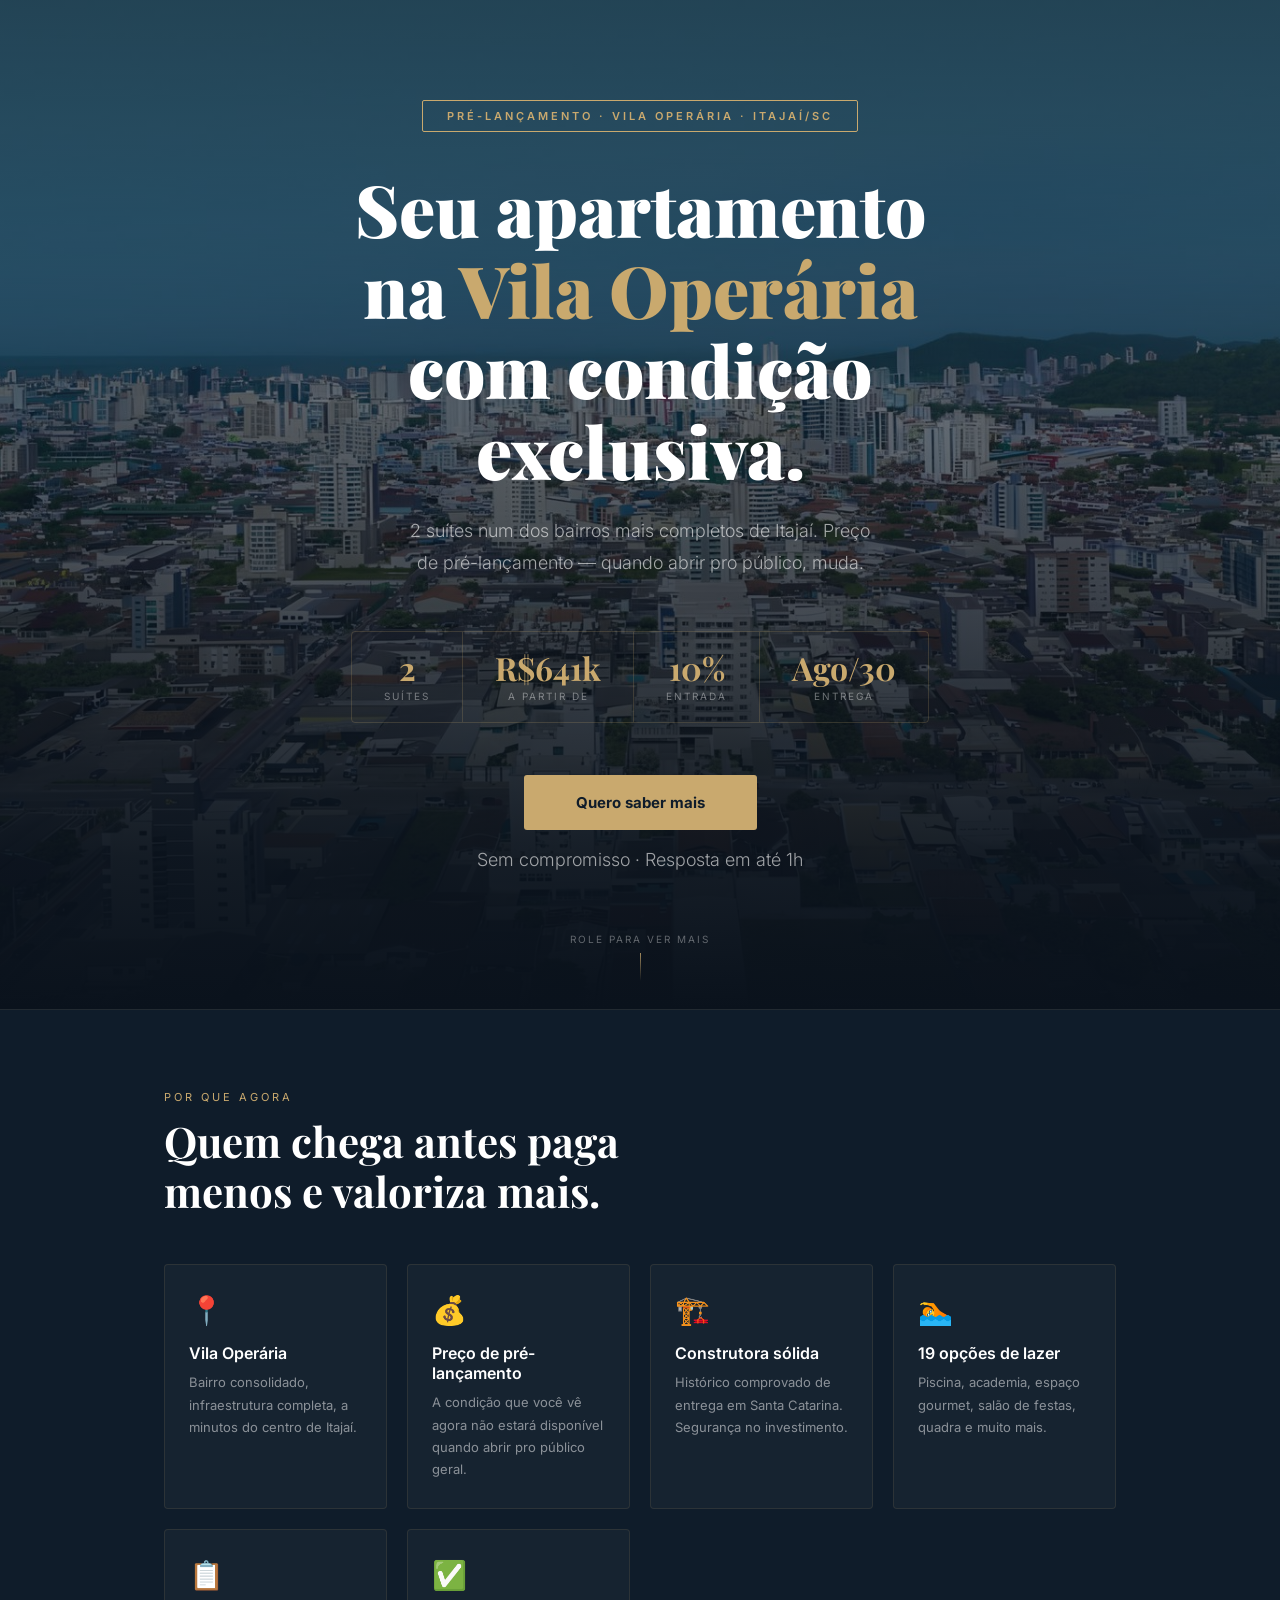
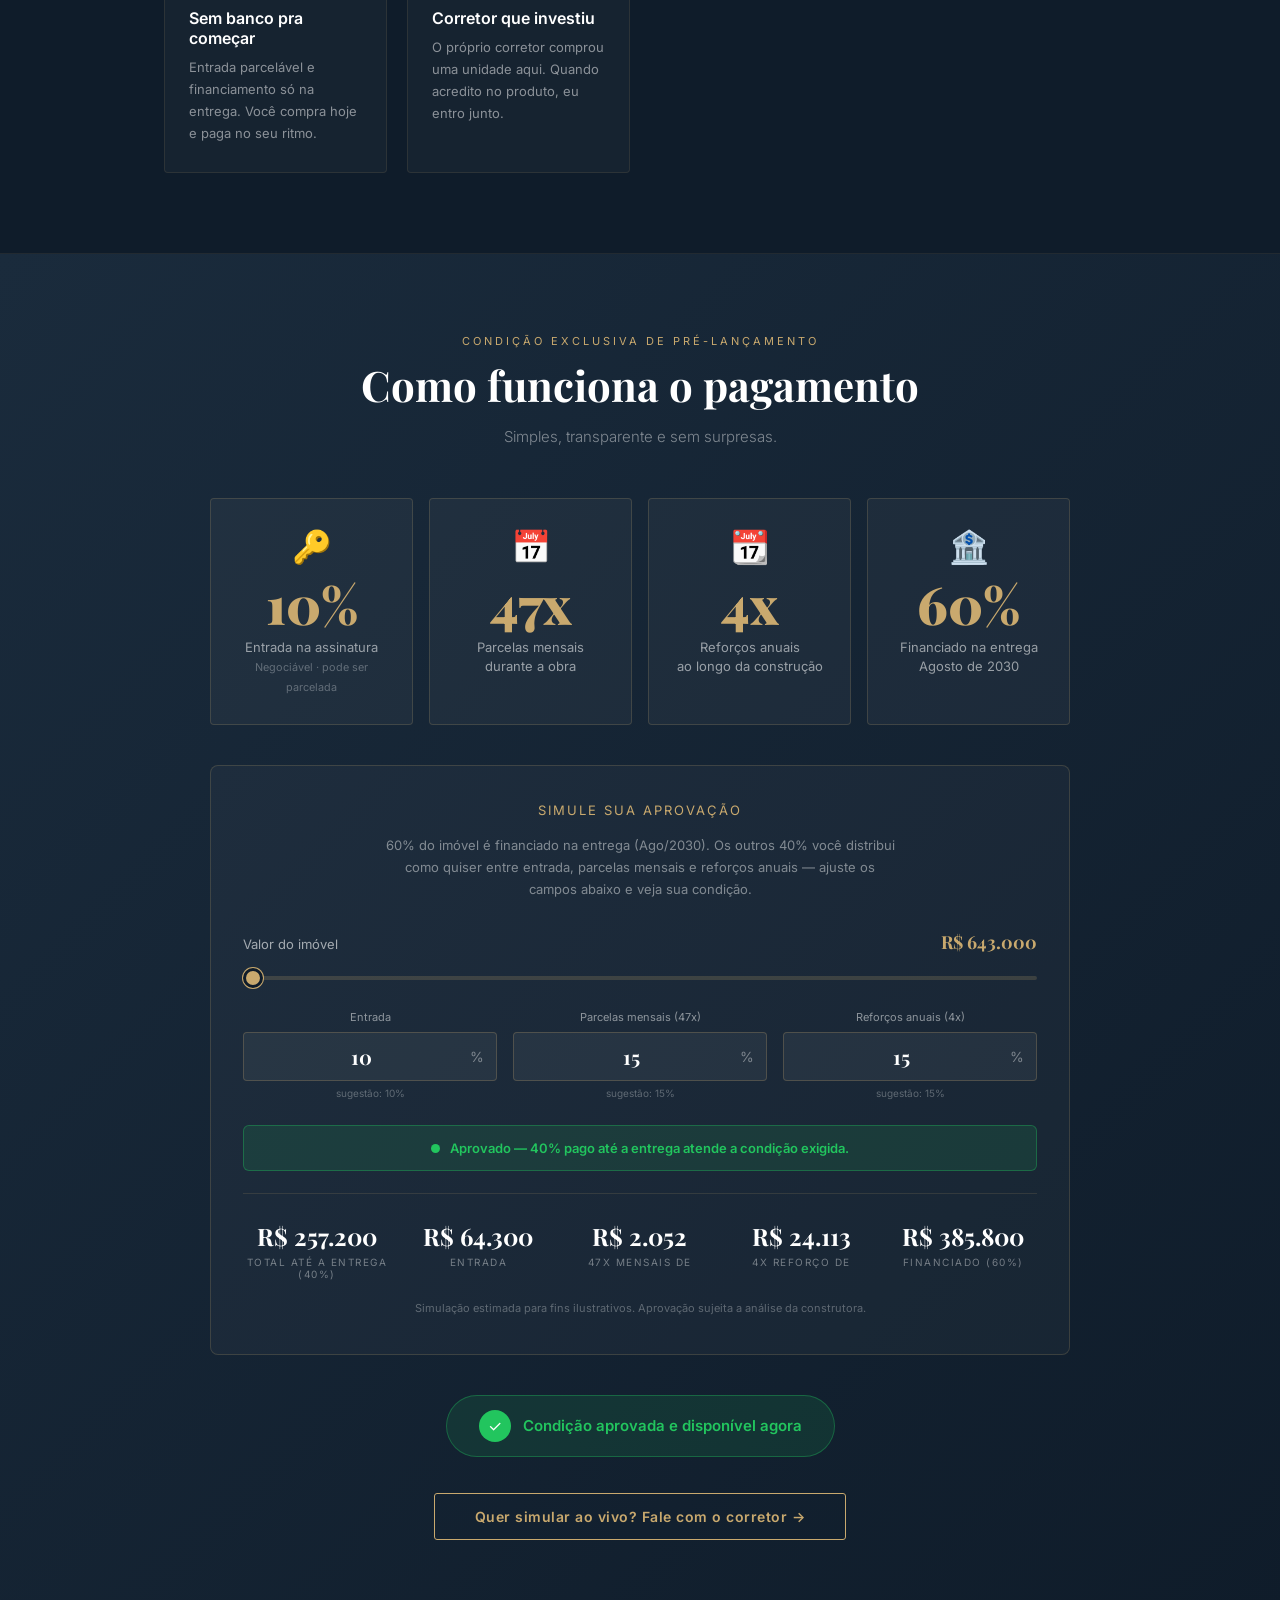
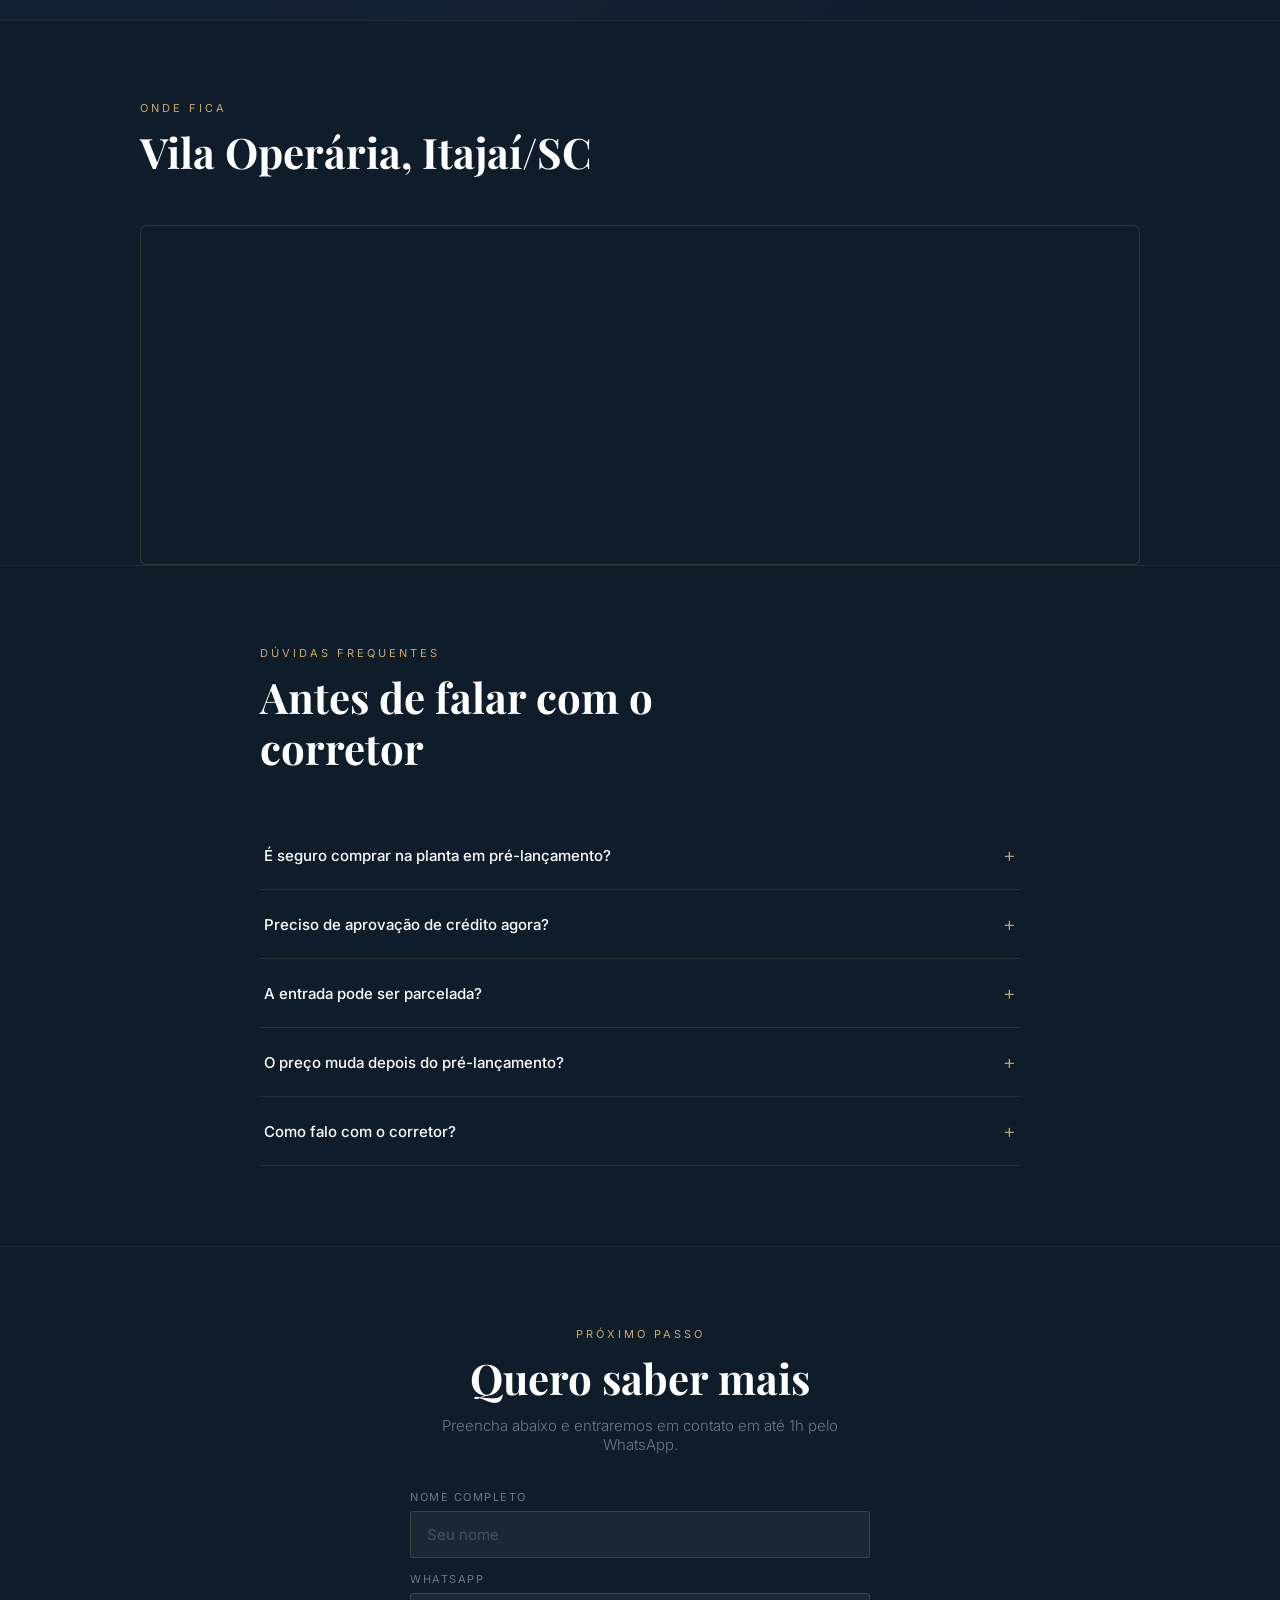
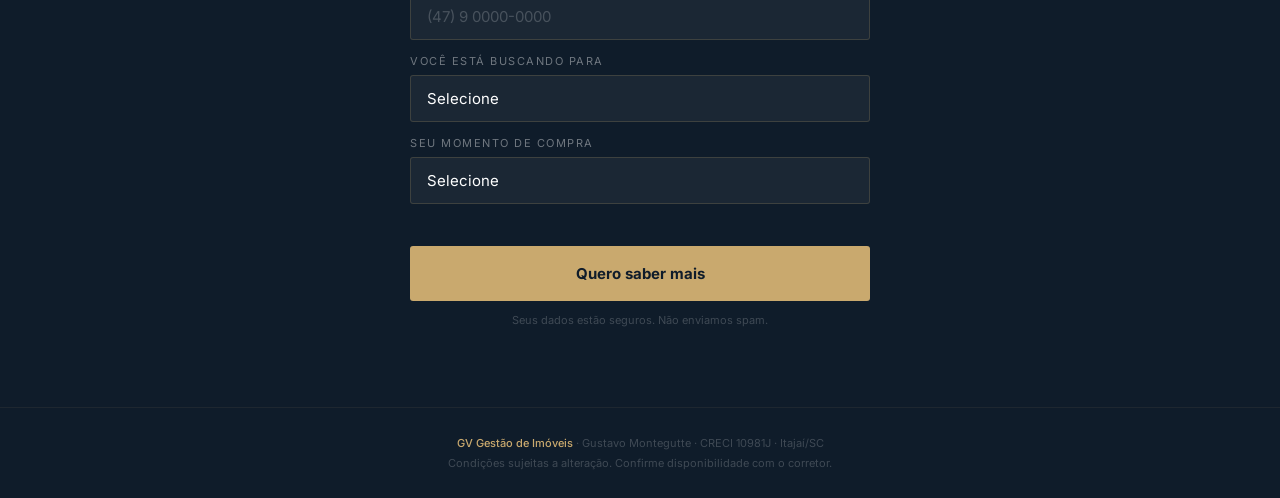
<file: index.html>
<!DOCTYPE html>
<html lang="pt-BR">
<head>
<meta charset="UTF-8">
<meta name="viewport" content="width=device-width, initial-scale=1.0">
<title>Apartamentos na Vila Operária — Pré-Lançamento</title>
<meta name="description" content="Apartamentos de 2 suítes na Vila Operária, Itajaí/SC. Condição exclusiva de pré-lançamento, entrada parcelada e financiamento só na entrega.">
<style>
@import url('https://fonts.googleapis.com/css2?family=Playfair+Display:wght@400;700;900&family=Inter:wght@300;400;500;600;700&display=swap');

*,*::before,*::after{box-sizing:border-box;margin:0;padding:0}
:root{
  --navy:#0F1C2A;
  --navy2:#1A2B3C;
  --gold:#C9A96E;
  --gold2:#A8864F;
  --white:#FFFFFF;
  --green:#22C55E;
  --red:#EF4444;
}
html{scroll-behavior:smooth}
body{font-family:'Inter',sans-serif;background:var(--navy);color:var(--white);-webkit-font-smoothing:antialiased;overflow-x:hidden}

/* ANIMAÇÕES */
@keyframes fadeUp{from{opacity:0;transform:translateY(28px)}to{opacity:1;transform:translateY(0)}}
@keyframes fadeIn{from{opacity:0}to{opacity:1}}
@keyframes pulse{0%,100%{box-shadow:0 0 0 0 rgba(34,197,94,0.5)}50%{box-shadow:0 0 0 10px rgba(34,197,94,0)}}
@keyframes spin{to{transform:rotate(360deg)}}
.fade-up{opacity:0;transform:translateY(28px);transition:opacity 0.7s ease,transform 0.7s ease}
.fade-up.visible{opacity:1;transform:translateY(0)}

/* PROGRESS BAR */
.progress-bar{position:fixed;top:0;left:0;height:3px;background:linear-gradient(90deg,var(--gold),var(--gold2));width:0%;z-index:1000;transition:width 0.1s linear}

/* HEADER */
.site-header{
  position:fixed;top:0;left:0;right:0;z-index:900;
  display:flex;align-items:center;justify-content:space-between;
  padding:16px 24px;background:rgba(15,28,42,0);
  border-bottom:1px solid rgba(201,169,110,0);
  transition:background 0.3s ease,border-color 0.3s ease,padding 0.3s ease;
  transform:translateY(-100%);
}
.site-header.show{transform:translateY(0)}
.site-header.scrolled{background:rgba(15,28,42,0.92);backdrop-filter:blur(10px);border-bottom-color:rgba(201,169,110,0.15);padding:12px 24px}
.site-header .logo{font-family:'Playfair Display',serif;font-weight:700;font-size:18px;color:var(--white);letter-spacing:0.5px}
.site-header .logo span{color:var(--gold)}
.site-header nav{display:flex;align-items:center;gap:28px}
.site-header nav a{color:rgba(255,255,255,0.65);text-decoration:none;font-size:13px;font-weight:500;transition:color 0.2s}
.site-header nav a:hover{color:var(--gold)}
.header-cta{
  background:var(--gold);color:var(--navy);font-size:13px;font-weight:700;
  padding:10px 22px;border-radius:3px;text-decoration:none;transition:background 0.2s;
  white-space:nowrap;
}
.header-cta:hover{background:var(--gold2)}
.nav-links{display:flex}
@media(max-width:700px){
  .nav-links{display:none}
}

/* HERO */
.hero{
  min-height:100vh;
  background:
    linear-gradient(to bottom,rgba(10,18,28,0.75) 0%,rgba(10,18,28,0.60) 40%,rgba(10,18,28,0.95) 85%,rgba(10,18,28,1) 100%),
    url('assets/hero-bg.jpg') center center/cover no-repeat;
  display:flex;flex-direction:column;align-items:center;justify-content:center;
  text-align:center;padding:100px 24px 80px;position:relative;
}
.badge{
  display:inline-block;border:1px solid var(--gold);color:var(--gold);
  font-size:11px;font-weight:600;letter-spacing:3px;text-transform:uppercase;
  padding:8px 24px;border-radius:2px;margin-bottom:36px;
  animation:fadeIn 1s ease forwards;
}
.hero h1{
  font-family:'Playfair Display',serif;
  font-size:clamp(38px,6vw,72px);font-weight:900;line-height:1.12;
  max-width:720px;margin-bottom:24px;
  animation:fadeUp 0.9s ease 0.2s forwards;opacity:0;
}
.hero h1 em{font-style:normal;color:var(--gold)}
.hero p{
  font-size:clamp(15px,2vw,18px);color:rgba(255,255,255,0.6);
  max-width:480px;margin-bottom:52px;font-weight:300;line-height:1.8;
  animation:fadeUp 0.9s ease 0.4s forwards;opacity:0;
}
.hero-nums{
  display:flex;gap:0;margin-bottom:52px;
  animation:fadeUp 0.9s ease 0.6s forwards;opacity:0;
  border:1px solid rgba(201,169,110,0.2);border-radius:4px;overflow:hidden;
}
.hero-num{
  padding:20px 32px;text-align:center;
  border-right:1px solid rgba(201,169,110,0.2);
}
.hero-num:last-child{border-right:none}
.hero-num .v{
  font-family:'Playfair Display',serif;font-size:clamp(22px,3vw,32px);
  font-weight:700;color:var(--gold);display:block;line-height:1;
}
.hero-num .l{
  font-size:10px;color:rgba(255,255,255,0.4);letter-spacing:2px;
  text-transform:uppercase;margin-top:6px;display:block;
}
.btn{
  position:relative;overflow:hidden;
  display:inline-block;background:var(--gold);color:var(--navy);
  font-size:15px;font-weight:700;padding:18px 52px;border-radius:3px;
  text-decoration:none;transition:background 0.2s,transform 0.15s;
  animation:fadeUp 0.9s ease 0.8s forwards;opacity:0;
  border:none;cursor:pointer;font-family:'Inter',sans-serif;
}
.btn:hover{background:var(--gold2);transform:translateY(-2px)}
.btn:active{transform:translateY(0)}
.btn .ripple{
  position:absolute;border-radius:50%;background:rgba(255,255,255,0.5);
  transform:scale(0);animation:ripple-anim 0.6s linear;pointer-events:none;
}
@keyframes ripple-anim{to{transform:scale(3);opacity:0}}
.btn-note{font-size:12px;color:rgba(255,255,255,0.3);margin-top:14px;
  animation:fadeUp 0.9s ease 1s forwards;opacity:0;}

.scroll-cue{
  position:absolute;bottom:28px;left:50%;transform:translateX(-50%);
  display:flex;flex-direction:column;align-items:center;gap:8px;
  color:rgba(255,255,255,0.35);font-size:10px;letter-spacing:2px;text-transform:uppercase;
  animation:fadeIn 1s ease 1.4s forwards;opacity:0;
}
.scroll-cue .arrow{width:1px;height:28px;background:linear-gradient(to bottom,rgba(201,169,110,0.8),transparent);
  position:relative;overflow:hidden}
.scroll-cue .arrow::after{
  content:'';position:absolute;top:-100%;left:0;width:100%;height:100%;
  background:var(--gold);animation:scrollDown 1.8s ease infinite;
}
@keyframes scrollDown{0%{top:-100%}100%{top:100%}}

/* DIVIDER */
.divider{width:100%;height:1px;background:rgba(201,169,110,0.1)}

/* SEÇÃO GENÉRICA */
.section{padding:80px 24px;max-width:1000px;margin:0 auto}
.sec-label{font-size:11px;letter-spacing:3px;text-transform:uppercase;color:var(--gold);margin-bottom:12px}
.sec-title{font-family:'Playfair Display',serif;font-size:clamp(26px,4vw,42px);font-weight:700;margin-bottom:48px;max-width:560px;line-height:1.2}

/* CARDS DIFERENCIAIS */
.grid{display:grid;grid-template-columns:repeat(auto-fit,minmax(220px,1fr));gap:20px}
.card{
  background:rgba(255,255,255,0.03);border:1px solid rgba(201,169,110,0.12);
  border-radius:4px;padding:28px 24px;transition:border-color 0.2s,transform 0.2s,background 0.2s;
}
.card:hover{border-color:rgba(201,169,110,0.35);transform:translateY(-3px);background:rgba(255,255,255,0.05)}
.card-icon{font-size:28px;margin-bottom:16px;transition:transform 0.3s ease}
.card:hover .card-icon{transform:scale(1.15) rotate(-4deg)}
.card h3{font-size:16px;font-weight:600;margin-bottom:8px}
.card p{font-size:13px;color:rgba(255,255,255,0.5);line-height:1.7}

/* BLOCO CONDIÇÃO */
.cond-section{
  background:linear-gradient(135deg,#1A2B3C 0%,#0F1C2A 100%);
  padding:80px 24px;
}
.cond-wrap{max-width:860px;margin:0 auto;text-align:center}
.cond-wrap .sec-title{margin:0 auto 16px;text-align:center}
.cond-sub{font-size:15px;color:rgba(255,255,255,0.45);margin-bottom:52px;font-weight:300}

.cond-grid{display:grid;grid-template-columns:repeat(auto-fit,minmax(180px,1fr));gap:16px;margin-bottom:40px}
.cond-card{
  background:rgba(255,255,255,0.04);border:1px solid rgba(201,169,110,0.2);
  border-radius:4px;padding:28px 20px;text-align:center;transition:transform 0.2s,border-color 0.2s;
}
.cond-card:hover{transform:translateY(-3px);border-color:rgba(201,169,110,0.4)}
.cond-card .icon{font-size:32px;margin-bottom:12px}
.cond-card .pct{
  font-family:'Playfair Display',serif;font-size:clamp(32px,5vw,52px);
  font-weight:900;color:var(--gold);line-height:1;display:block;
}
.cond-card .desc{font-size:13px;color:rgba(255,255,255,0.55);margin-top:8px;line-height:1.5}

.aprovado{
  display:inline-flex;align-items:center;gap:12px;
  background:rgba(34,197,94,0.12);border:1px solid rgba(34,197,94,0.35);
  border-radius:50px;padding:14px 32px;margin-bottom:36px;
}
.aprovado .check{
  width:32px;height:32px;background:var(--green);border-radius:50%;
  display:flex;align-items:center;justify-content:center;font-size:16px;
  flex-shrink:0;
}
.aprovado span{font-size:15px;font-weight:600;color:var(--green)}

.btn-outline{
  display:inline-block;border:1px solid var(--gold);color:var(--gold);
  font-size:14px;font-weight:600;padding:14px 40px;border-radius:3px;
  text-decoration:none;letter-spacing:0.5px;transition:background 0.2s,color 0.2s;
}
.btn-outline:hover{background:var(--gold);color:var(--navy)}

/* SIMULADOR */
.simulator{
  background:rgba(255,255,255,0.03);border:1px solid rgba(201,169,110,0.2);
  border-radius:8px;padding:36px 32px;margin-bottom:40px;text-align:left;
}
.simulator-title{font-size:13px;letter-spacing:2px;text-transform:uppercase;color:var(--gold);margin-bottom:16px;text-align:center}
.sim-intro{font-size:13px;color:rgba(255,255,255,0.45);line-height:1.7;text-align:center;max-width:520px;margin:0 auto 30px}
.sim-row{margin-bottom:26px}
.sim-row-head{display:flex;justify-content:space-between;align-items:baseline;margin-bottom:10px}
.sim-row-head label{font-size:13px;color:rgba(255,255,255,0.6)}
.sim-row-head .sim-val{font-family:'Playfair Display',serif;color:var(--gold);font-weight:700;font-size:18px}
input[type="range"]{
  -webkit-appearance:none;width:100%;height:4px;border-radius:2px;
  background:rgba(201,169,110,0.2);outline:none;
}
input[type="range"]::-webkit-slider-thumb{
  -webkit-appearance:none;width:20px;height:20px;border-radius:50%;
  background:var(--gold);cursor:pointer;border:3px solid var(--navy);box-shadow:0 0 0 1px var(--gold);
  transition:transform 0.15s;
}
input[type="range"]::-webkit-slider-thumb:hover{transform:scale(1.15)}
input[type="range"]::-moz-range-thumb{
  width:20px;height:20px;border-radius:50%;background:var(--gold);cursor:pointer;
  border:3px solid var(--navy);box-shadow:0 0 0 1px var(--gold);
}
.sim-inputs-grid{display:grid;grid-template-columns:repeat(auto-fit,minmax(140px,1fr));gap:16px;margin-bottom:6px}
.sim-input-item{text-align:center}
.sim-input-item label{display:block;font-size:11px;color:rgba(255,255,255,0.5);margin-bottom:8px}
.sim-input-wrap{
  display:flex;align-items:center;justify-content:center;gap:4px;
  background:rgba(255,255,255,0.05);border:1px solid rgba(201,169,110,0.25);
  border-radius:4px;padding:10px 12px;transition:border-color 0.2s;
}
.sim-input-wrap:focus-within{border-color:var(--gold)}
.sim-input-wrap input{
  width:100%;background:none;border:none;outline:none;color:var(--white);
  font-family:'Playfair Display',serif;font-size:20px;font-weight:700;text-align:center;
  -moz-appearance:textfield;
}
.sim-input-wrap input::-webkit-outer-spin-button,.sim-input-wrap input::-webkit-inner-spin-button{-webkit-appearance:none;margin:0}
.sim-input-wrap span{color:rgba(255,255,255,0.4);font-size:14px}
.sim-input-hint{display:block;font-size:10px;color:rgba(255,255,255,0.3);margin-top:6px}

.sim-status{
  display:flex;align-items:center;justify-content:center;gap:10px;text-align:left;
  border-radius:6px;padding:14px 20px;margin:26px 0 6px;font-size:13px;font-weight:600;
  border:1px solid transparent;transition:background 0.3s,border-color 0.3s,color 0.3s;
}
.sim-status .dot{width:9px;height:9px;border-radius:50%;flex-shrink:0}
.sim-status.approved{background:rgba(34,197,94,0.12);border-color:rgba(34,197,94,0.35);color:var(--green)}
.sim-status.approved .dot{background:var(--green)}
.sim-status.analysis{background:rgba(245,158,11,0.12);border-color:rgba(245,158,11,0.35);color:#F59E0B}
.sim-status.analysis .dot{background:#F59E0B}
.sim-status.rejected{background:rgba(239,68,68,0.12);border-color:rgba(239,68,68,0.35);color:var(--red)}
.sim-status.rejected .dot{background:var(--red)}

.sim-results{
  display:grid;grid-template-columns:repeat(auto-fit,minmax(140px,1fr));gap:14px;
  margin-top:22px;padding-top:26px;border-top:1px solid rgba(201,169,110,0.15);
}
.sim-result{text-align:center}
.sim-result .n{font-family:'Playfair Display',serif;font-size:clamp(18px,2.4vw,24px);font-weight:700;color:var(--white);display:block}
.sim-result .lbl{font-size:10px;color:rgba(255,255,255,0.4);letter-spacing:1.5px;text-transform:uppercase;margin-top:4px;display:block}
.sim-note{font-size:11px;color:rgba(255,255,255,0.3);margin-top:20px;text-align:center;line-height:1.6}

/* MAPA / LOCALIZAÇÃO */
.map-section{padding:80px 24px 0}
.map-wrap{max-width:1000px;margin:0 auto}
.map-frame{
  width:100%;height:340px;border:1px solid rgba(201,169,110,0.2);border-radius:6px;
  overflow:hidden;filter:grayscale(0.3) contrast(1.05);
}
.map-frame iframe{width:100%;height:100%;border:0;display:block}

/* FAQ */
.faq-section{padding:80px 24px}
.faq-wrap{max-width:760px;margin:0 auto}
.faq-item{border-bottom:1px solid rgba(201,169,110,0.15)}
.faq-q{
  width:100%;background:none;border:none;text-align:left;
  padding:22px 4px;display:flex;justify-content:space-between;align-items:center;
  cursor:pointer;color:var(--white);font-size:15px;font-weight:500;font-family:'Inter',sans-serif;
}
.faq-q .plus{
  font-size:20px;color:var(--gold);flex-shrink:0;margin-left:16px;
  transition:transform 0.3s ease;font-weight:300;
}
.faq-item.open .faq-q .plus{transform:rotate(135deg)}
.faq-a{
  max-height:0;overflow:hidden;transition:max-height 0.35s ease,padding 0.35s ease;
  font-size:14px;color:rgba(255,255,255,0.55);line-height:1.8;padding:0 4px;
}
.faq-item.open .faq-a{max-height:260px;padding:0 4px 22px}

/* FORMULÁRIO */
.form-section{padding:80px 24px;text-align:center}
.form-wrap{max-width:460px;margin:0 auto}
.form-wrap .sec-title{margin:0 auto 12px;text-align:center}
.form-sub{font-size:15px;color:rgba(255,255,255,0.4);margin-bottom:36px;font-weight:300}
.form-group{margin-bottom:14px;text-align:left;position:relative}
.form-group label{
  display:block;font-size:11px;letter-spacing:1.5px;text-transform:uppercase;
  color:rgba(255,255,255,0.4);margin-bottom:7px;
}
.form-group input,.form-group select{
  width:100%;background:rgba(255,255,255,0.05);
  border:1px solid rgba(201,169,110,0.2);border-radius:3px;
  padding:13px 16px;color:var(--white);font-size:15px;
  font-family:'Inter',sans-serif;outline:none;transition:border-color 0.2s;
  -webkit-appearance:none;
}
.form-group input::placeholder{color:rgba(255,255,255,0.2)}
.form-group input:focus,.form-group select:focus{border-color:var(--gold)}
.form-group select option{background:var(--navy);color:var(--white)}
.form-group.error input,.form-group.error select{border-color:var(--red)}
.form-error{font-size:11px;color:var(--red);margin-top:6px;display:none}
.form-group.error .form-error{display:block}
.btn-full{width:100%;max-width:460px;text-align:center;margin-top:8px}
.btn-full:disabled{opacity:0.6;cursor:not-allowed;transform:none!important}
.form-note{font-size:11px;color:rgba(255,255,255,0.2);margin-top:12px}
.spinner{
  display:inline-block;width:14px;height:14px;border:2px solid rgba(15,28,42,0.3);
  border-top-color:var(--navy);border-radius:50%;animation:spin 0.6s linear infinite;
  vertical-align:middle;margin-right:8px;
}
.form-success{
  display:none;background:rgba(34,197,94,0.1);border:1px solid rgba(34,197,94,0.35);
  border-radius:6px;padding:28px 24px;text-align:center;
}
.form-success.show{display:block;animation:fadeUp 0.5s ease forwards}
.form-success .check{
  width:48px;height:48px;background:var(--green);border-radius:50%;
  display:flex;align-items:center;justify-content:center;font-size:22px;
  margin:0 auto 16px;
}
.form-success h3{font-size:17px;margin-bottom:8px}
.form-success p{font-size:13px;color:rgba(255,255,255,0.55);line-height:1.7}

/* FOOTER */
footer{padding:28px 24px;text-align:center;border-top:1px solid rgba(201,169,110,0.08)}
footer p{font-size:11px;color:rgba(255,255,255,0.2)}
footer strong{color:var(--gold);font-weight:500}

/* WHATSAPP FLUTUANTE */
.wa-float{
  position:fixed;bottom:24px;right:24px;z-index:800;
  width:58px;height:58px;border-radius:50%;
  background:var(--green);display:flex;align-items:center;justify-content:center;
  box-shadow:0 4px 18px rgba(0,0,0,0.35);text-decoration:none;
  animation:pulse 2.5s infinite;transition:transform 0.2s;
  opacity:0;transform:scale(0.6) translateY(20px);pointer-events:none;
}
.wa-float.show{opacity:1;transform:scale(1) translateY(0);pointer-events:auto}
.wa-float:hover{transform:scale(1.08)}
.wa-float svg{width:28px;height:28px;fill:#fff}

/* BACK TO TOP */
.to-top{
  position:fixed;bottom:24px;left:24px;z-index:800;
  width:44px;height:44px;border-radius:50%;
  background:rgba(255,255,255,0.06);border:1px solid rgba(201,169,110,0.3);
  color:var(--gold);display:flex;align-items:center;justify-content:center;
  cursor:pointer;font-size:16px;transition:opacity 0.3s,transform 0.2s,background 0.2s;
  opacity:0;transform:translateY(20px);pointer-events:none;
}
.to-top.show{opacity:1;transform:translateY(0);pointer-events:auto}
.to-top:hover{background:rgba(201,169,110,0.15)}

@media(max-width:560px){
  .hero-nums{flex-wrap:wrap}
  .hero-num{flex:1 1 40%}
  .to-top{width:38px;height:38px;bottom:20px;left:16px}
  .wa-float{width:52px;height:52px;bottom:20px;right:16px}
}
</style>
</head>
<body>

<div class="progress-bar" id="progressBar"></div>

<!-- HEADER STICKY -->
<header class="site-header" id="siteHeader">
  <div class="logo">GV <span>Imóveis</span></div>
  <nav>
    <div class="nav-links">
      <a href="#diferenciais">Diferenciais</a>
      <a href="#condicao">Pagamento</a>
      <a href="#faq">Dúvidas</a>
    </div>
  </nav>
  <a href="#formulario" class="header-cta">Falar com corretor</a>
</header>

<!-- HERO -->
<section class="hero">
  <span class="badge">Pré-Lançamento · Vila Operária · Itajaí/SC</span>

  <h1>Seu apartamento<br>na <em>Vila Operária</em><br>com condição exclusiva.</h1>

  <p>2 suítes num dos bairros mais completos de Itajaí. Preço de pré-lançamento — quando abrir pro público, muda.</p>

  <div class="hero-nums">
    <div class="hero-num"><span class="v" data-target="2" data-suffix="">0</span><span class="l">Suítes</span></div>
    <div class="hero-num"><span class="v" data-target="643" data-prefix="R$" data-suffix="k">R$0k</span><span class="l">A partir de</span></div>
    <div class="hero-num"><span class="v" data-target="10" data-suffix="%">0%</span><span class="l">Entrada</span></div>
    <div class="hero-num"><span class="v" data-static="Ago/30">Ago/30</span><span class="l">Entrega</span></div>
  </div>

  <a href="#formulario" class="btn" id="heroCta">Quero saber mais</a>
  <p class="btn-note">Sem compromisso · Resposta em até 1h</p>

  <div class="scroll-cue"><span>Role para ver mais</span><div class="arrow"></div></div>
</section>

<div class="divider"></div>

<!-- DIFERENCIAIS -->
<div class="section" id="diferenciais">
  <p class="sec-label fade-up">Por que agora</p>
  <h2 class="sec-title fade-up">Quem chega antes paga menos e valoriza mais.</h2>

  <div class="grid">
    <div class="card fade-up">
      <div class="card-icon">📍</div>
      <h3>Vila Operária</h3>
      <p>Bairro consolidado, infraestrutura completa, a minutos do centro de Itajaí.</p>
    </div>
    <div class="card fade-up">
      <div class="card-icon">💰</div>
      <h3>Preço de pré-lançamento</h3>
      <p>A condição que você vê agora não estará disponível quando abrir pro público geral.</p>
    </div>
    <div class="card fade-up">
      <div class="card-icon">🏗️</div>
      <h3>Construtora sólida</h3>
      <p>Histórico comprovado de entrega em Santa Catarina. Segurança no investimento.</p>
    </div>
    <div class="card fade-up">
      <div class="card-icon">🏊</div>
      <h3>19 opções de lazer</h3>
      <p>Piscina, academia, espaço gourmet, salão de festas, quadra e muito mais.</p>
    </div>
    <div class="card fade-up">
      <div class="card-icon">📋</div>
      <h3>Sem banco pra começar</h3>
      <p>Entrada parcelável e financiamento só na entrega. Você compra hoje e paga no seu ritmo.</p>
    </div>
    <div class="card fade-up">
      <div class="card-icon">✅</div>
      <h3>Corretor que investiu</h3>
      <p>O próprio corretor comprou uma unidade aqui. Quando acredito no produto, eu entro junto.</p>
    </div>
  </div>
</div>

<div class="divider"></div>

<!-- CONDIÇÃO DE PAGAMENTO -->
<section class="cond-section" id="condicao">
  <div class="cond-wrap">
    <p class="sec-label fade-up">Condição exclusiva de pré-lançamento</p>
    <h2 class="sec-title fade-up">Como funciona o pagamento</h2>
    <p class="cond-sub fade-up">Simples, transparente e sem surpresas.</p>

    <div class="cond-grid">
      <div class="cond-card fade-up">
        <div class="icon">🔑</div>
        <span class="pct">10%</span>
        <p class="desc">Entrada na assinatura<br><small style="color:rgba(255,255,255,0.3)">Negociável · pode ser parcelada</small></p>
      </div>
      <div class="cond-card fade-up">
        <div class="icon">📅</div>
        <span class="pct">47x</span>
        <p class="desc">Parcelas mensais<br>durante a obra</p>
      </div>
      <div class="cond-card fade-up">
        <div class="icon">📆</div>
        <span class="pct">4x</span>
        <p class="desc">Reforços anuais<br>ao longo da construção</p>
      </div>
      <div class="cond-card fade-up">
        <div class="icon">🏦</div>
        <span class="pct">60%</span>
        <p class="desc">Financiado na entrega<br>Agosto de 2030</p>
      </div>
    </div>

    <!-- SIMULADOR INTERATIVO -->
    <div class="simulator fade-up">
      <p class="simulator-title">Simule sua aprovação</p>
      <p class="sim-intro">60% do imóvel é financiado na entrega (Ago/2030). Os outros 40% você distribui como quiser entre entrada, parcelas mensais e reforços anuais — ajuste os campos abaixo e veja sua condição.</p>

      <div class="sim-row">
        <div class="sim-row-head">
          <label>Valor do imóvel</label>
          <span class="sim-val" id="simValorLabel">R$ 643.000</span>
        </div>
        <input type="range" id="simValor" min="643000" max="900000" step="1000" value="643000">
      </div>

      <div class="sim-inputs-grid">
        <div class="sim-input-item">
          <label>Entrada</label>
          <div class="sim-input-wrap">
            <input type="number" id="pctEntrada" value="10" min="0" max="100" inputmode="numeric">
            <span>%</span>
          </div>
          <span class="sim-input-hint">sugestão: 10%</span>
        </div>
        <div class="sim-input-item">
          <label>Parcelas mensais (47x)</label>
          <div class="sim-input-wrap">
            <input type="number" id="pctParcelas" value="15" min="0" max="100" inputmode="numeric">
            <span>%</span>
          </div>
          <span class="sim-input-hint">sugestão: 15%</span>
        </div>
        <div class="sim-input-item">
          <label>Reforços anuais (4x)</label>
          <div class="sim-input-wrap">
            <input type="number" id="pctReforcos" value="15" min="0" max="100" inputmode="numeric">
            <span>%</span>
          </div>
          <span class="sim-input-hint">sugestão: 15%</span>
        </div>
      </div>

      <div class="sim-status" id="simStatus"></div>

      <div class="sim-results">
        <div class="sim-result"><span class="n" id="resTotalPago">—</span><span class="lbl">Total até a entrega (<span id="resTotalPct">40</span>%)</span></div>
        <div class="sim-result"><span class="n" id="resEntradaValor">—</span><span class="lbl">Entrada</span></div>
        <div class="sim-result"><span class="n" id="resParcelaMensal">—</span><span class="lbl">47x mensais de</span></div>
        <div class="sim-result"><span class="n" id="resReforco">—</span><span class="lbl">4x reforço de</span></div>
        <div class="sim-result"><span class="n" id="resFinanciado">—</span><span class="lbl">Financiado (<span id="resFinPct">60</span>%)</span></div>
      </div>
      <p class="sim-note">Simulação estimada para fins ilustrativos. Aprovação sujeita a análise da construtora.</p>
    </div>

    <div class="aprovado fade-up">
      <div class="check">✓</div>
      <span>Condição aprovada e disponível agora</span>
    </div>

    <br>
    <a href="#formulario" class="btn-outline fade-up">Quer simular ao vivo? Fale com o corretor →</a>
  </div>
</section>

<div class="divider"></div>

<!-- LOCALIZAÇÃO -->
<section class="map-section">
  <div class="map-wrap">
    <p class="sec-label fade-up">Onde fica</p>
    <h2 class="sec-title fade-up">Vila Operária, Itajaí/SC</h2>
    <div class="map-frame fade-up">
      <iframe
        src="https://www.google.com/maps?q=Vila+Oper%C3%A1ria,+Itaja%C3%AD+-+SC&output=embed"
        loading="lazy"
        referrerpolicy="no-referrer-when-downgrade"
        title="Mapa da Vila Operária, Itajaí/SC">
      </iframe>
    </div>
  </div>
</section>

<div class="divider"></div>

<!-- FAQ -->
<section class="faq-section" id="faq">
  <div class="faq-wrap">
    <p class="sec-label fade-up">Dúvidas frequentes</p>
    <h2 class="sec-title fade-up">Antes de falar com o corretor</h2>

    <div class="faq-item fade-up">
      <button class="faq-q">É seguro comprar na planta em pré-lançamento?
        <span class="plus">+</span>
      </button>
      <div class="faq-a"><p>Sim. Verifique sempre o histórico de entregas da construtora e o registro de incorporação do empreendimento — informações que apresentamos e confirmamos junto com você antes da assinatura.</p></div>
    </div>
    <div class="faq-item fade-up">
      <button class="faq-q">Preciso de aprovação de crédito agora?
        <span class="plus">+</span>
      </button>
      <div class="faq-a"><p>Não. O financiamento bancário só entra na entrega das chaves, em Agosto de 2030. Até lá, você paga apenas a entrada e as parcelas diretamente à construtora.</p></div>
    </div>
    <div class="faq-item fade-up">
      <button class="faq-q">A entrada pode ser parcelada?
        <span class="plus">+</span>
      </button>
      <div class="faq-a"><p>Sim, a entrada de 10% é negociável e pode ser dividida. O corretor apresenta as opções disponíveis na conversa inicial.</p></div>
    </div>
    <div class="faq-item fade-up">
      <button class="faq-q">O preço muda depois do pré-lançamento?
        <span class="plus">+</span>
      </button>
      <div class="faq-a"><p>Sim. A condição atual é exclusiva para quem reserva na fase de pré-lançamento. Após a abertura ao público geral, valores e condições costumam ser reajustados.</p></div>
    </div>
    <div class="faq-item fade-up">
      <button class="faq-q">Como falo com o corretor?
        <span class="plus">+</span>
      </button>
      <div class="faq-a"><p>Preencha o formulário abaixo com seus dados e você será direcionado ao WhatsApp com uma mensagem pronta. A resposta costuma ocorrer em até 1 hora.</p></div>
    </div>
  </div>
</section>

<div class="divider"></div>

<!-- FORMULÁRIO -->
<section class="form-section" id="formulario">
  <div class="form-wrap">
    <p class="sec-label">Próximo passo</p>
    <h2 class="sec-title">Quero saber mais</h2>
    <p class="form-sub">Preencha abaixo e entraremos em contato em até 1h pelo WhatsApp.</p>

    <form id="leadForm" novalidate>
      <div class="form-group" id="grpNome">
        <label>Nome completo</label>
        <input type="text" id="inputNome" placeholder="Seu nome" required>
        <span class="form-error">Informe seu nome completo.</span>
      </div>
      <div class="form-group" id="grpTel">
        <label>WhatsApp</label>
        <input type="tel" id="inputTel" placeholder="(47) 9 0000-0000" required maxlength="16">
        <span class="form-error">Informe um WhatsApp válido com DDD.</span>
      </div>
      <div class="form-group" id="grpInteresse">
        <label>Você está buscando para</label>
        <select id="inputInteresse" required>
          <option value="" disabled selected>Selecione</option>
          <option>Morar</option>
          <option>Investir</option>
          <option>Os dois</option>
        </select>
        <span class="form-error">Selecione uma opção.</span>
      </div>
      <div class="form-group" id="grpMomento">
        <label>Seu momento de compra</label>
        <select id="inputMomento" required>
          <option value="" disabled selected>Selecione</option>
          <option>Quero comprar nos próximos 3 meses</option>
          <option>Estou pesquisando para decidir em breve</option>
          <option>Ainda estou no início da pesquisa</option>
        </select>
        <span class="form-error">Selecione uma opção.</span>
      </div>
      <br>
      <button type="submit" class="btn btn-full" id="submitBtn">Quero saber mais</button>
      <p class="form-note">Seus dados estão seguros. Não enviamos spam.</p>
    </form>

    <div class="form-success" id="formSuccess">
      <div class="check">✓</div>
      <h3>Tudo pronto!</h3>
      <p>Abrimos o WhatsApp com sua mensagem. Se não abriu automaticamente, <a href="#" id="waFallback" style="color:var(--gold)">clique aqui</a>.</p>
    </div>
  </div>
</section>

<!-- FOOTER -->
<footer>
  <p><strong>GV Gestão de Imóveis</strong> · Gustavo Montegutte · CRECI 10981J · Itajaí/SC</p>
  <p style="margin-top:6px">Condições sujeitas a alteração. Confirme disponibilidade com o corretor.</p>
</footer>

<!-- FLUTUANTES -->
<a href="https://wa.me/5547999380391?text=Ol%C3%A1!%20Vim%20pelo%20site%20e%20tenho%20interesse%20no%20pr%C3%A9-lan%C3%A7amento%20da%20Vila%20Oper%C3%A1ria." target="_blank" class="wa-float" id="waFloat" aria-label="Falar no WhatsApp">
  <svg viewBox="0 0 32 32"><path d="M16.001 3C9.373 3 4 8.373 4 15c0 2.475.744 4.775 2.017 6.693L4 29l7.49-1.963A11.94 11.94 0 0 0 16.001 27C22.629 27 28 21.627 28 15S22.629 3 16.001 3zm0 21.75c-1.94 0-3.75-.52-5.31-1.43l-.38-.22-4.44 1.165 1.185-4.33-.246-.394A9.71 9.71 0 0 1 5.25 15c0-5.936 4.815-10.75 10.751-10.75S26.75 9.064 26.75 15 21.936 24.75 16.001 24.75zm5.938-8.06c-.325-.163-1.924-.95-2.223-1.058-.298-.108-.516-.163-.733.163-.217.325-.84 1.058-1.03 1.276-.19.217-.38.244-.706.081-.325-.163-1.372-.505-2.613-1.612-.966-.861-1.618-1.925-1.807-2.25-.19-.325-.02-.5.143-.663.147-.146.325-.38.488-.57.163-.19.217-.325.325-.542.108-.217.054-.407-.027-.57-.081-.163-.733-1.766-1.005-2.419-.264-.634-.532-.548-.733-.558-.19-.008-.407-.01-.624-.01-.217 0-.57.081-.868.407-.298.325-1.138 1.113-1.138 2.715 0 1.602 1.165 3.15 1.327 3.368.163.217 2.293 3.5 5.556 4.908.776.335 1.382.535 1.854.685.779.248 1.488.213 2.048.13.625-.093 1.924-.786 2.196-1.546.271-.76.271-1.412.19-1.546-.081-.135-.298-.217-.624-.38z"/></svg>
</a>
<button class="to-top" id="toTop" aria-label="Voltar ao topo">↑</button>

<script>
// Progress bar
const progressBar = document.getElementById('progressBar');
function updateProgress(){
  const h = document.documentElement;
  const scrolled = (h.scrollTop) / (h.scrollHeight - h.clientHeight) * 100;
  progressBar.style.width = scrolled + '%';
}

// Sticky header show/hide + floating buttons
const header = document.getElementById('siteHeader');
const waFloat = document.getElementById('waFloat');
const toTop = document.getElementById('toTop');
const heroHeight = () => document.querySelector('.hero').offsetHeight;

function onScroll(){
  updateProgress();
  const y = window.scrollY;
  if (y > heroHeight() * 0.6) {
    header.classList.add('show','scrolled');
    waFloat.classList.add('show');
    toTop.classList.add('show');
  } else {
    header.classList.remove('show','scrolled');
    waFloat.classList.remove('show');
    toTop.classList.remove('show');
  }
}
window.addEventListener('scroll', onScroll, {passive:true});
onScroll();

toTop.addEventListener('click', () => window.scrollTo({top:0, behavior:'smooth'}));

// Scroll fade-up animations
const obs = new IntersectionObserver((entries) => {
  entries.forEach(e => { if(e.isIntersecting) e.target.classList.add('visible') })
}, {threshold: 0.12});
document.querySelectorAll('.fade-up').forEach(el => obs.observe(el));

// Animated hero numbers (count up)
function animateCount(el){
  const target = parseFloat(el.dataset.target);
  const prefix = el.dataset.prefix || '';
  const suffix = el.dataset.suffix || '';
  const duration = 1400;
  const start = performance.now();
  function tick(now){
    const p = Math.min((now - start) / duration, 1);
    const eased = 1 - Math.pow(1 - p, 3);
    const val = Math.round(target * eased);
    el.textContent = prefix + val + suffix;
    if (p < 1) requestAnimationFrame(tick);
  }
  requestAnimationFrame(tick);
}
window.addEventListener('load', () => {
  setTimeout(() => {
    document.querySelectorAll('.hero-num .v[data-target]').forEach(animateCount);
  }, 700);
});

// Button ripple effect
document.querySelectorAll('.btn').forEach(btn => {
  btn.addEventListener('click', function(e){
    const rect = this.getBoundingClientRect();
    const ripple = document.createElement('span');
    ripple.className = 'ripple';
    const size = Math.max(rect.width, rect.height);
    ripple.style.width = ripple.style.height = size + 'px';
    ripple.style.left = (e.clientX - rect.left - size/2) + 'px';
    ripple.style.top = (e.clientY - rect.top - size/2) + 'px';
    this.appendChild(ripple);
    setTimeout(() => ripple.remove(), 650);
  });
});

// FAQ accordion
document.querySelectorAll('.faq-item').forEach(item => {
  item.querySelector('.faq-q').addEventListener('click', () => {
    const wasOpen = item.classList.contains('open');
    document.querySelectorAll('.faq-item.open').forEach(i => i.classList.remove('open'));
    if (!wasOpen) item.classList.add('open');
  });
});

// Payment simulator
const simValor = document.getElementById('simValor');
const pctEntrada = document.getElementById('pctEntrada');
const pctParcelas = document.getElementById('pctParcelas');
const pctReforcos = document.getElementById('pctReforcos');
const simStatus = document.getElementById('simStatus');
const fmt = (n) => 'R$ ' + Math.round(n).toLocaleString('pt-BR');

function clampPct(input){
  let v = parseFloat(input.value);
  if (isNaN(v) || v < 0) v = 0;
  if (v > 100) v = 100;
  return v;
}

function updateSimulator(){
  const valor = parseFloat(simValor.value);
  document.getElementById('simValorLabel').textContent = fmt(valor);

  const pE = clampPct(pctEntrada);
  const pP = clampPct(pctParcelas);
  const pR = clampPct(pctReforcos);
  const total = pE + pP + pR;
  const financiadoPct = Math.max(0, 100 - total);

  const entradaValor = valor * pE / 100;
  const parcelasValor = valor * pP / 100;
  const reforcosValor = valor * pR / 100;
  const financiadoValor = valor * financiadoPct / 100;

  document.getElementById('resTotalPago').textContent = fmt(entradaValor + parcelasValor + reforcosValor);
  document.getElementById('resTotalPct').textContent = total;
  document.getElementById('resEntradaValor').textContent = fmt(entradaValor);
  document.getElementById('resParcelaMensal').textContent = fmt(parcelasValor / 47);
  document.getElementById('resReforco').textContent = fmt(reforcosValor / 4);
  document.getElementById('resFinanciado').textContent = fmt(financiadoValor);
  document.getElementById('resFinPct').textContent = financiadoPct;

  simStatus.classList.remove('approved','analysis','rejected');
  let text;
  if (total >= 40) {
    simStatus.classList.add('approved');
    text = `Aprovado — ${total}% pago até a entrega atende a condição exigida.`;
  } else if (total >= 31) {
    simStatus.classList.add('analysis');
    text = `Em análise — ${total}% até a entrega. Faltam ${40 - total} pontos percentuais para aprovação direta.`;
  } else {
    simStatus.classList.add('rejected');
    text = `Reprovado — ${total}% é insuficiente. É preciso no mínimo 40% pago até a entrega.`;
  }
  simStatus.innerHTML = `<span class="dot"></span><span>${text}</span>`;
}

[simValor, pctEntrada, pctParcelas, pctReforcos].forEach(el => el.addEventListener('input', updateSimulator));
updateSimulator();

// Phone mask
const inputTel = document.getElementById('inputTel');
inputTel.addEventListener('input', function(){
  let v = this.value.replace(/\D/g,'').slice(0,11);
  if (v.length > 6) {
    v = v.replace(/(\d{2})(\d{1})(\d{4})(\d{0,4})/, '($1) $2 $3-$4');
  } else if (v.length > 2) {
    v = v.replace(/(\d{2})(\d{0,5})/, '($1) $2');
  }
  this.value = v.trim();
});

// Form validation + submit
const form = document.getElementById('leadForm');
const submitBtn = document.getElementById('submitBtn');
const formSuccess = document.getElementById('formSuccess');

function validateField(groupId, isValid){
  const group = document.getElementById(groupId);
  group.classList.toggle('error', !isValid);
  return isValid;
}

document.querySelectorAll('#leadForm input, #leadForm select').forEach(field => {
  const evt = field.tagName === 'SELECT' ? 'change' : 'input';
  field.addEventListener(evt, () => field.closest('.form-group').classList.remove('error'));
});

form.addEventListener('submit', function(e){
  e.preventDefault();

  const nome = document.getElementById('inputNome').value.trim();
  const tel = document.getElementById('inputTel').value.trim();
  const interesse = document.getElementById('inputInteresse').value;
  const momento = document.getElementById('inputMomento').value;
  const telDigits = tel.replace(/\D/g,'');

  const nomeOk = nome.length >= 3 && nome.includes(' ');
  const telOk = telDigits.length >= 10;
  const interesseOk = !!interesse;
  const momentoOk = !!momento;

  const allOk = [
    validateField('grpNome', nomeOk),
    validateField('grpTel', telOk),
    validateField('grpInteresse', interesseOk),
    validateField('grpMomento', momentoOk),
  ].every(Boolean);

  if (!allOk) {
    form.querySelector('.form-group.error input, .form-group.error select')?.focus();
    return;
  }

  submitBtn.disabled = true;
  submitBtn.innerHTML = '<span class="spinner"></span>Enviando...';

  const msg = encodeURIComponent(
    `Olá! Vim pelo site e tenho interesse no pré-lançamento.\n\n` +
    `Nome: ${nome}\n` +
    `Interesse: ${interesse}\n` +
    `Momento: ${momento}`
  );
  const waUrl = `https://wa.me/5547999380391?text=${msg}`;

  setTimeout(() => {
    window.open(waUrl, '_blank');
    form.style.display = 'none';
    formSuccess.classList.add('show');
    document.getElementById('waFallback').href = waUrl;
  }, 500);
});
</script>

</body>
</html>
</file>
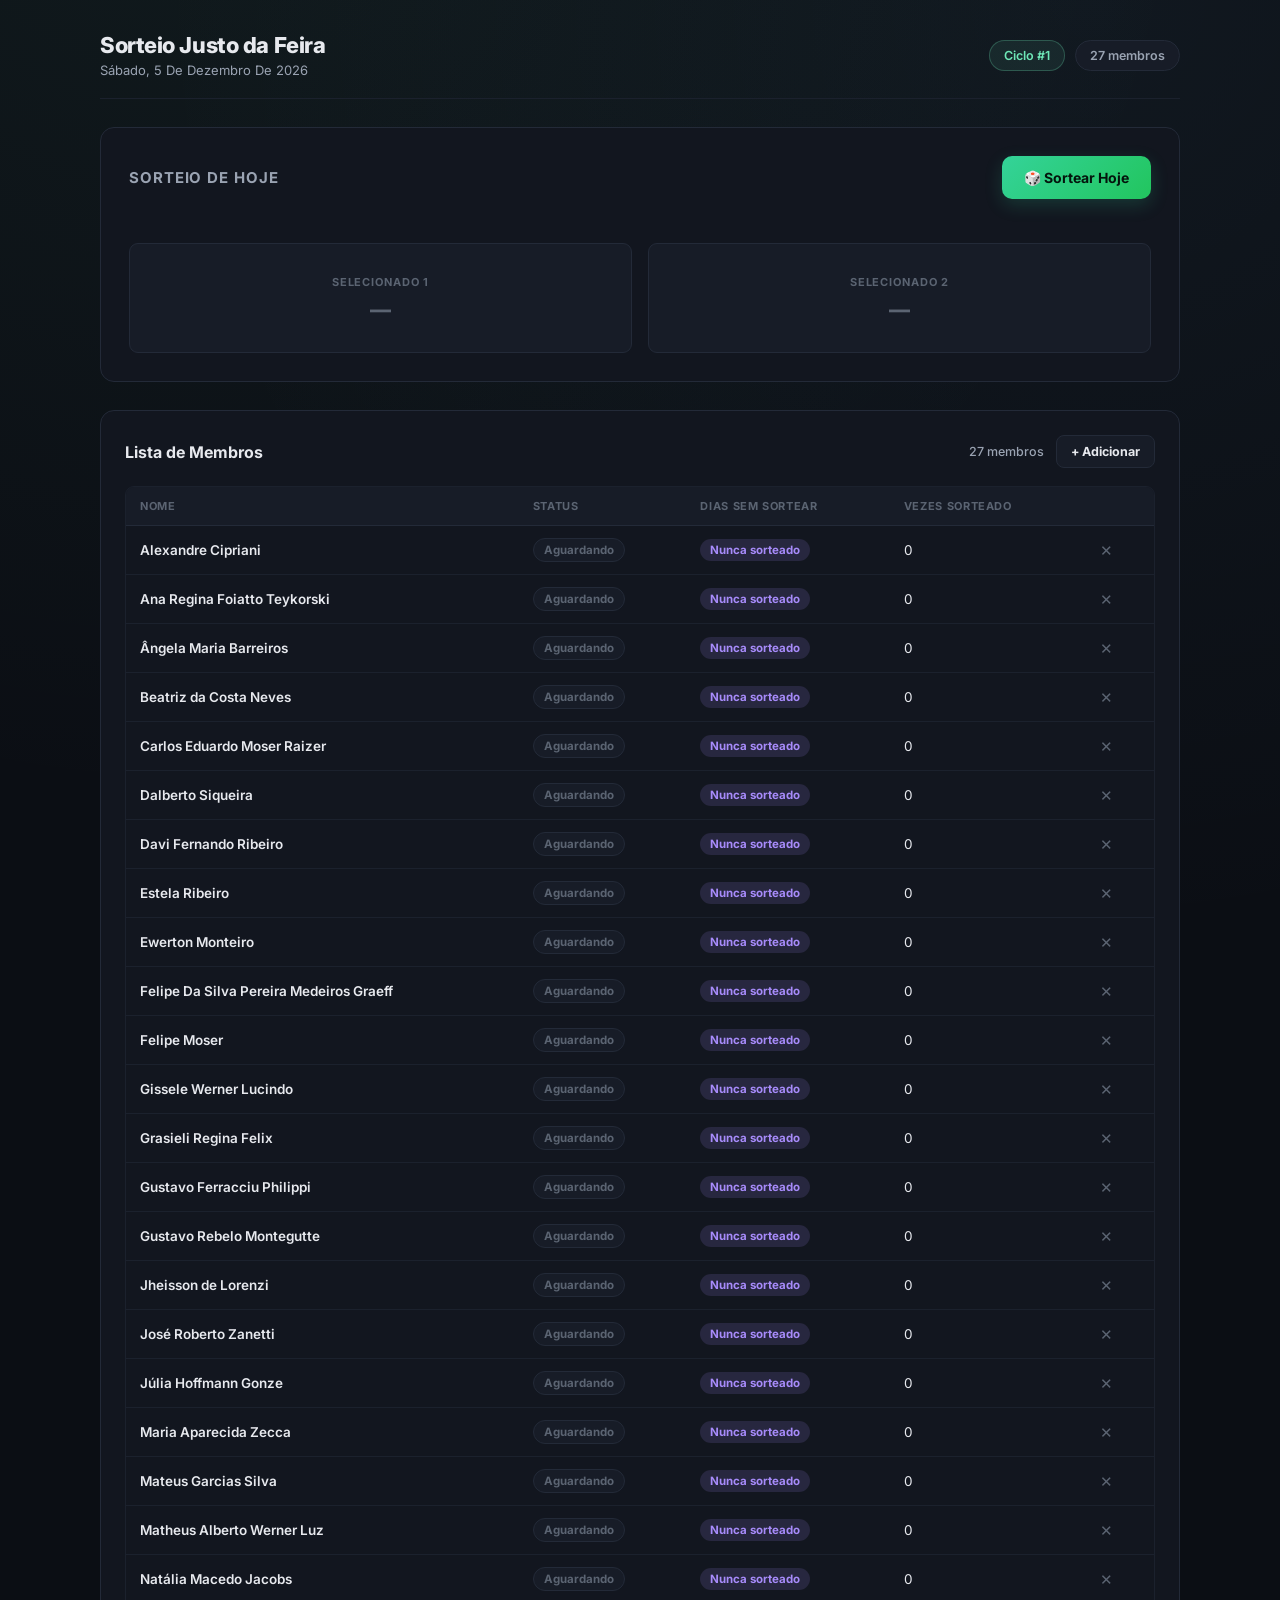
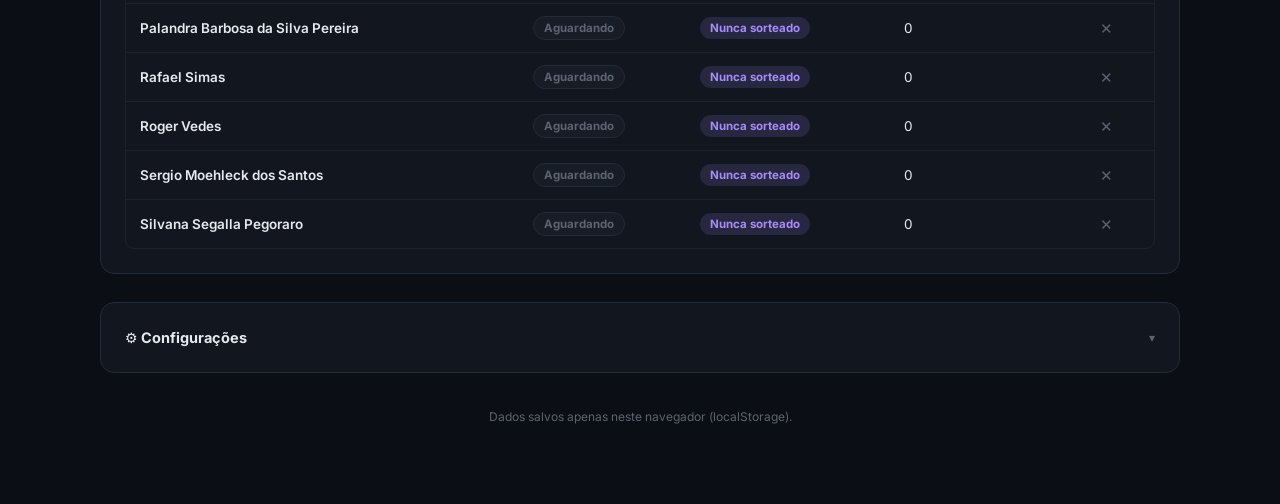
<file: sorteio-feira/index.html>
<!DOCTYPE html>
<html lang="pt-BR">
<head>
<meta charset="UTF-8">
<meta name="viewport" content="width=device-width, initial-scale=1.0">
<title>Sorteio Justo da Feira</title>
<meta name="description" content="Sistema de sorteio diário e justo para rotação dos membros da feira, com persistência local.">
<style>
@import url('https://fonts.googleapis.com/css2?family=Inter:wght@400;500;600;700;800&display=swap');

*,*::before,*::after{box-sizing:border-box;margin:0;padding:0}
:root{
  --bg:#0b0e14;
  --surface:#12161f;
  --surface-2:#171c27;
  --border:#232a38;
  --border-soft:#1b212d;
  --text:#e7e9ee;
  --text-dim:#9aa3b2;
  --text-faint:#5b6472;
  --accent:#6ee7b7;
  --accent-strong:#34d399;
  --warn:#f5b942;
  --warn-bg:rgba(245,185,66,0.12);
  --danger:#f87171;
  --danger-strong:#ef4444;
  --pending:#7dd3fc;
  --radius:14px;
  --radius-sm:9px;
}
html{scroll-behavior:smooth}
body{
  font-family:'Inter',system-ui,-apple-system,sans-serif;
  background:
    radial-gradient(circle at 15% -10%, rgba(110,231,183,0.06), transparent 40%),
    radial-gradient(circle at 85% 0%, rgba(125,211,252,0.05), transparent 40%),
    var(--bg);
  color:var(--text);
  min-height:100vh;
  padding:32px 20px 80px;
  -webkit-font-smoothing:antialiased;
}
.wrap{max-width:1080px;margin:0 auto;display:flex;flex-direction:column;gap:28px}

/* ---------- HEADER ---------- */
header.app-header{
  display:flex;flex-wrap:wrap;align-items:center;justify-content:space-between;gap:16px;
  padding-bottom:20px;border-bottom:1px solid var(--border-soft);
}
.app-title{display:flex;flex-direction:column;gap:4px}
.app-title h1{font-size:22px;font-weight:800;letter-spacing:-0.02em}
.app-title p{font-size:13px;color:var(--text-dim);text-transform:capitalize}
.header-meta{display:flex;gap:10px;align-items:center;flex-wrap:wrap}
.pill{
  display:inline-flex;align-items:center;gap:6px;
  padding:7px 14px;border-radius:999px;font-size:12.5px;font-weight:600;
  background:var(--surface-2);border:1px solid var(--border);color:var(--text-dim);
  white-space:nowrap;
}
.pill.accent{color:var(--accent);border-color:rgba(110,231,183,0.25);background:rgba(110,231,183,0.08)}

/* ---------- HERO ---------- */
.hero{
  background:var(--surface);border:1px solid var(--border);border-radius:var(--radius);
  padding:28px;display:flex;flex-direction:column;gap:22px;
}
.hero-top{display:flex;flex-wrap:wrap;align-items:center;justify-content:space-between;gap:16px}
.hero-top h2{font-size:15px;font-weight:700;color:var(--text-dim);text-transform:uppercase;letter-spacing:0.06em}

.btn{
  appearance:none;border:none;cursor:pointer;font-family:inherit;font-weight:700;font-size:14px;
  padding:13px 22px;border-radius:10px;transition:transform 0.15s ease, filter 0.15s ease, opacity 0.15s ease;
  display:inline-flex;align-items:center;gap:8px;
}
.btn:active{transform:scale(0.97)}
.btn:disabled{opacity:0.4;cursor:not-allowed;transform:none}
.btn-primary{background:linear-gradient(135deg,var(--accent-strong),#22c55e);color:#04140d;box-shadow:0 6px 18px rgba(52,211,153,0.18)}
.btn-primary:hover:not(:disabled){filter:brightness(1.08)}
.btn-secondary{background:var(--surface-2);color:var(--text);border:1px solid var(--border)}
.btn-secondary:hover:not(:disabled){border-color:#3a4356}
.btn-danger{background:rgba(248,113,113,0.12);color:var(--danger);border:1px solid rgba(248,113,113,0.3)}
.btn-danger:hover:not(:disabled){background:rgba(248,113,113,0.2)}
.btn-warn{background:rgba(245,185,66,0.12);color:var(--warn);border:1px solid rgba(245,185,66,0.32)}
.btn-warn:hover:not(:disabled){background:rgba(245,185,66,0.2)}
.btn-block{width:100%;justify-content:center}
.btn-sm{padding:8px 14px;font-size:12.5px;border-radius:8px}

.cards-row{display:grid;grid-template-columns:1fr 1fr;gap:16px}
@media (max-width:560px){.cards-row{grid-template-columns:1fr}}
.name-card{
  background:var(--surface-2);border:1px solid var(--border);border-radius:var(--radius-sm);
  padding:26px 18px;text-align:center;display:flex;flex-direction:column;gap:8px;
  min-height:110px;justify-content:center;transition:border-color 0.25s ease, background 0.25s ease;
}
.name-card .label{font-size:11px;font-weight:700;letter-spacing:0.08em;text-transform:uppercase;color:var(--text-faint)}
.name-card .name{font-size:21px;font-weight:800;color:var(--text-faint);letter-spacing:-0.01em}
.name-card.filled .name{color:var(--text)}
.name-card.filled{border-color:rgba(110,231,183,0.35);background:rgba(110,231,183,0.05)}
.name-card.confirmed{border-color:rgba(52,211,153,0.5);background:rgba(52,211,153,0.08)}

.hero-actions{display:flex;gap:12px;flex-wrap:wrap}

.banner{
  display:flex;flex-wrap:wrap;align-items:center;justify-content:space-between;gap:14px;
  padding:16px 18px;border-radius:var(--radius-sm);
  background:rgba(125,211,252,0.08);border:1px solid rgba(125,211,252,0.25);
}
.banner strong{color:var(--pending)}
.banner.done{background:rgba(52,211,153,0.08);border-color:rgba(52,211,153,0.25)}
.banner.done strong{color:var(--accent-strong)}
.banner p{font-size:13.5px;color:var(--text-dim);line-height:1.5}

/* ---------- ROSTER ---------- */
.section{background:var(--surface);border:1px solid var(--border);border-radius:var(--radius);padding:24px}
.section-head{display:flex;align-items:center;justify-content:space-between;gap:12px;margin-bottom:18px;flex-wrap:wrap}
.section-head h2{font-size:16px;font-weight:700}
.section-head .count{font-size:12.5px;color:var(--text-dim);font-weight:500}

.table-scroll{overflow-x:auto;border-radius:var(--radius-sm);border:1px solid var(--border-soft)}
table{width:100%;border-collapse:collapse;min-width:640px}
thead th{
  text-align:left;font-size:11px;text-transform:uppercase;letter-spacing:0.06em;font-weight:700;
  color:var(--text-faint);padding:12px 14px;background:var(--surface-2);border-bottom:1px solid var(--border);
  position:sticky;top:0;
}
tbody td{padding:12px 14px;font-size:13.5px;border-bottom:1px solid var(--border-soft);color:var(--text)}
tbody tr:last-child td{border-bottom:none}
tbody tr:hover{background:rgba(255,255,255,0.015)}
.member-name{font-weight:600}
.badge{
  display:inline-flex;align-items:center;gap:5px;padding:4px 10px;border-radius:999px;
  font-size:11.5px;font-weight:700;white-space:nowrap;
}
.badge.status-sorteado{background:rgba(52,211,153,0.14);color:var(--accent-strong)}
.badge.status-pendente{background:rgba(125,211,252,0.14);color:var(--pending)}
.badge.status-aguardando{background:var(--surface-2);color:var(--text-faint);border:1px solid var(--border)}
.badge.inactive-warn{background:var(--warn-bg);color:var(--warn)}
.badge.never{background:rgba(167,139,250,0.14);color:#a78bfa}
.remove-btn{
  background:none;border:none;color:var(--text-faint);cursor:pointer;font-size:15px;padding:2px 6px;
  border-radius:6px;line-height:1;transition:color 0.15s ease, background 0.15s ease;
}
.remove-btn:hover{color:var(--danger);background:rgba(248,113,113,0.1)}
.days-cell{display:flex;align-items:center;gap:8px}

/* ---------- CONFIG DRAWER ---------- */
.drawer summary{
  cursor:pointer;list-style:none;display:flex;align-items:center;justify-content:space-between;
  font-size:14.5px;font-weight:700;padding:2px 0;
}
.drawer summary::-webkit-details-marker{display:none}
.drawer summary::after{content:'▾';color:var(--text-faint);transition:transform 0.2s ease;font-size:12px}
.drawer[open] summary::after{transform:rotate(180deg)}
.drawer-body{display:flex;flex-direction:column;gap:22px;padding-top:20px;margin-top:16px;border-top:1px solid var(--border-soft)}
.config-block{display:flex;flex-direction:column;gap:10px}
.config-block h3{font-size:12.5px;font-weight:700;text-transform:uppercase;letter-spacing:0.05em;color:var(--text-dim)}
.config-block .hint{font-size:12px;color:var(--text-faint);line-height:1.5}
textarea{
  width:100%;min-height:180px;resize:vertical;background:var(--surface-2);border:1px solid var(--border);
  border-radius:var(--radius-sm);color:var(--text);font-family:inherit;font-size:13px;padding:12px 14px;line-height:1.6;
}
textarea:focus{outline:none;border-color:rgba(110,231,183,0.4)}
.config-actions{display:flex;gap:10px;flex-wrap:wrap}
.danger-zone{border:1px solid rgba(248,113,113,0.25);border-radius:var(--radius-sm);padding:16px;background:rgba(248,113,113,0.04)}
input[type=file]{display:none}

.toast{
  position:fixed;bottom:24px;left:50%;transform:translateX(-50%) translateY(20px);
  background:var(--surface-2);border:1px solid var(--border);color:var(--text);
  padding:12px 20px;border-radius:10px;font-size:13.5px;font-weight:600;box-shadow:0 10px 30px rgba(0,0,0,0.4);
  opacity:0;pointer-events:none;transition:opacity 0.25s ease, transform 0.25s ease;z-index:500;
}
.toast.show{opacity:1;transform:translateX(-50%) translateY(0)}

footer.app-footer{text-align:center;font-size:12px;color:var(--text-faint);padding-top:8px}
</style>
</head>
<body>

<div class="wrap">

  <header class="app-header">
    <div class="app-title">
      <h1>Sorteio Justo da Feira</h1>
      <p id="todayLabel">—</p>
    </div>
    <div class="header-meta">
      <span class="pill accent" id="cycleLabel">Ciclo #1</span>
      <span class="pill" id="totalLabel">0 membros</span>
    </div>
  </header>

  <section class="hero">
    <div class="hero-top">
      <h2>Sorteio de Hoje</h2>
      <button class="btn btn-primary" id="drawBtn">🎲 Sortear Hoje</button>
    </div>

    <div id="bannerSlot"></div>

    <div class="cards-row">
      <div class="name-card" id="cardA">
        <span class="label">Selecionado 1</span>
        <span class="name" id="nameA">—</span>
      </div>
      <div class="name-card" id="cardB">
        <span class="label">Selecionado 2</span>
        <span class="name" id="nameB">—</span>
      </div>
    </div>

    <div class="hero-actions" id="pendingActions" style="display:none">
      <button class="btn btn-primary" id="confirmBtn">✓ Confirmar e Salvar</button>
      <button class="btn btn-secondary" id="discardBtn">Descartar</button>
    </div>
  </section>

  <section class="section">
    <div class="section-head">
      <h2>Lista de Membros</h2>
      <div style="display:flex;align-items:center;gap:12px">
        <span class="count" id="rosterCount">0 membros</span>
        <button class="btn btn-secondary btn-sm" id="addMemberBtn">+ Adicionar</button>
      </div>
    </div>
    <div class="table-scroll">
      <table>
        <thead>
          <tr>
            <th>Nome</th>
            <th>Status</th>
            <th>Dias sem sortear</th>
            <th>Vezes sorteado</th>
            <th></th>
          </tr>
        </thead>
        <tbody id="rosterBody"></tbody>
      </table>
    </div>
  </section>

  <section class="section">
    <details class="drawer" id="configDrawer">
      <summary>⚙️ Configurações</summary>
      <div class="drawer-body">

        <div class="config-block">
          <h3>Editar Membros</h3>
          <p class="hint">Um nome por linha. Ao salvar, membros que já existem mantêm seu histórico; nomes novos entram com histórico zerado; nomes removidos perdem seus dados.</p>
          <textarea id="membersTextarea" spellcheck="false"></textarea>
          <div class="config-actions">
            <button class="btn btn-primary btn-sm" id="saveMembersBtn">Salvar Lista de Membros</button>
          </div>
        </div>

        <div class="config-block">
          <h3>Backup</h3>
          <div class="config-actions">
            <button class="btn btn-secondary btn-sm" id="exportBtn">⭳ Exportar Dados</button>
            <button class="btn btn-secondary btn-sm" id="importBtn">⭱ Importar Dados</button>
            <input type="file" id="importFile" accept="application/json">
          </div>
        </div>

        <div class="config-block danger-zone">
          <h3 style="color:var(--danger)">Zona de Risco</h3>
          <p class="hint">Apaga todo o histórico de sorteios, contadores e o ciclo atual. Os nomes dos membros são mantidos.</p>
          <div class="config-actions">
            <button class="btn btn-danger btn-sm" id="resetBtn">Zerar Histórico</button>
          </div>
        </div>

      </div>
    </details>
  </section>

  <footer class="app-footer">Dados salvos apenas neste navegador (localStorage).</footer>
</div>

<div class="toast" id="toast"></div>

<script>
(function(){
  'use strict';

  var STORAGE_KEY = 'feira-sorteio-state-v1';
  var INACTIVITY_WARN_DAYS = 21;

  var DEFAULT_NAMES = [
    'Alexandre Cipriani',
    'Ana Regina Foiatto Teykorski',
    'Ângela Maria Barreiros',
    'Beatriz da Costa Neves',
    'Carlos Eduardo Moser Raizer',
    'Dalberto Siqueira',
    'Davi Fernando Ribeiro',
    'Estela Ribeiro',
    'Ewerton Monteiro',
    'Felipe Da Silva Pereira Medeiros Graeff',
    'Felipe Moser',
    'Gissele Werner Lucindo',
    'Grasieli Regina Felix',
    'Gustavo Ferracciu Philippi',
    'Gustavo Rebelo Montegutte',
    'Jheisson de Lorenzi',
    'José Roberto Zanetti',
    'Júlia Hoffmann Gonze',
    'Maria Aparecida Zecca',
    'Mateus Garcias Silva',
    'Matheus Alberto Werner Luz',
    'Natália Macedo Jacobs',
    'Palandra Barbosa da Silva Pereira',
    'Rafael Simas',
    'Roger Vedes',
    'Sergio Moehleck dos Santos',
    'Silvana Segalla Pegoraro'
  ];

  // ---------- date helpers ----------
  function todayISO(){
    var d = new Date();
    var y = d.getFullYear();
    var m = String(d.getMonth() + 1).padStart(2, '0');
    var day = String(d.getDate()).padStart(2, '0');
    return y + '-' + m + '-' + day;
  }
  function daysBetween(isoA, isoB){
    var a = new Date(isoA + 'T00:00:00');
    var b = new Date(isoB + 'T00:00:00');
    return Math.round((b - a) / 86400000);
  }
  function uid(){
    return 'm_' + Date.now().toString(36) + '_' + Math.random().toString(36).slice(2, 9);
  }

  // ---------- state ----------
  function freshMember(name){
    return { id: uid(), name: name, timesDrawn: 0, lastDrawnDate: null, drawnInCycle: false };
  }
  function defaultState(){
    return {
      members: DEFAULT_NAMES.map(freshMember),
      cycle: 1,
      pending: null,           // { ids: [id, id] }
      lastConfirmedDate: null, // ISO date of most recent confirmed draw
      history: []              // [{ id, date, memberIds, snapshotMembers, snapshotCycle }]
    };
  }
  function loadState(){
    try {
      var raw = localStorage.getItem(STORAGE_KEY);
      if (!raw) return defaultState();
      var parsed = JSON.parse(raw);
      if (!parsed || !Array.isArray(parsed.members)) return defaultState();
      return parsed;
    } catch (e) {
      console.error('Falha ao carregar estado salvo, iniciando do zero.', e);
      return defaultState();
    }
  }
  function saveState(){
    localStorage.setItem(STORAGE_KEY, JSON.stringify(state));
  }

  var state = loadState();

  // ---------- fairness engine ----------
  function fisherYatesShuffle(arr){
    var a = arr.slice();
    for (var i = a.length - 1; i > 0; i--) {
      var j = Math.floor(Math.random() * (i + 1));
      var tmp = a[i]; a[i] = a[j]; a[j] = tmp;
    }
    return a;
  }

  function memberDaysInactive(member, today){
    if (!member.lastDrawnDate) return null;
    return daysBetween(member.lastDrawnDate, today);
  }

  // Returns exactly 2 member ids to draw today, respecting the tier system.
  function selectDrawCandidates(){
    var today = todayISO();
    var tier1 = state.members.filter(function(m){ return !m.drawnInCycle; });

    if (tier1.length >= 2) {
      return fisherYatesShuffle(tier1).slice(0, 2).map(function(m){ return m.id; });
    }

    // Tier 1 has 0 or 1 candidates: take what's available, fill the rest from
    // Tier 2, ranked by longest inactivity (ties broken by shuffle).
    var picks = tier1.slice();
    var needed = 2 - picks.length;
    var tier2Pool = state.members.filter(function(m){ return m.drawnInCycle; });

    var ranked = fisherYatesShuffle(tier2Pool).map(function(m){
      return { m: m, d: memberDaysInactive(m, today) || 0 };
    });
    ranked.sort(function(a, b){ return b.d - a.d; }); // stable: shuffle preserved within ties

    for (var i = 0; i < needed && i < ranked.length; i++) {
      picks.push(ranked[i].m);
    }
    return picks.map(function(m){ return m.id; });
  }

  function performDraw(){
    if (state.members.length < 2) {
      showToast('É preciso ao menos 2 membros cadastrados.');
      return;
    }
    var ids = selectDrawCandidates();
    state.pending = { ids: ids };
    saveState();
    render();
  }

  function confirmDraw(){
    if (!state.pending) return;
    var today = todayISO();

    // Snapshot for a safe undo via "Refazer Sorteio de Hoje".
    var snapshotMembers = JSON.parse(JSON.stringify(state.members));
    var snapshotCycle = state.cycle;

    var idSet = state.pending.ids;
    state.members.forEach(function(m){
      if (idSet.indexOf(m.id) !== -1) {
        m.timesDrawn += 1;
        m.lastDrawnDate = today;
        m.drawnInCycle = true;
      }
    });

    var allDrawnThisCycle = state.members.every(function(m){ return m.drawnInCycle; });
    if (allDrawnThisCycle) {
      state.members.forEach(function(m){ m.drawnInCycle = false; });
      state.cycle += 1;
    }

    state.history.push({
      id: uid(),
      date: today,
      memberIds: idSet,
      snapshotMembers: snapshotMembers,
      snapshotCycle: snapshotCycle
    });
    state.lastConfirmedDate = today;
    state.pending = null;

    saveState();
    render();
    showToast('Sorteio de hoje confirmado e salvo.');
  }

  function discardDraw(){
    state.pending = null;
    saveState();
    render();
  }

  function redoTodayDraw(){
    var today = todayISO();
    var idx = -1;
    for (var i = state.history.length - 1; i >= 0; i--) {
      if (state.history[i].date === today) { idx = i; break; }
    }
    if (idx === -1) {
      showToast('Nenhum sorteio confirmado hoje para refazer.');
      return;
    }
    if (!confirm('Isso vai desfazer o sorteio já confirmado de hoje (revertendo contadores) e sortear novamente. Continuar?')) return;

    var entry = state.history[idx];
    state.members = entry.snapshotMembers;
    state.cycle = entry.snapshotCycle;
    state.history.splice(idx, 1);

    var stillConfirmedToday = state.history.some(function(h){ return h.date === today; });
    state.lastConfirmedDate = stillConfirmedToday ? today : null;
    state.pending = null;

    saveState();
    performDraw();
    showToast('Sorteio de hoje refeito.');
  }

  // ---------- roster editing ----------
  function addMember(){
    var name = prompt('Nome do novo membro:');
    if (name === null) return;
    name = name.trim();
    if (!name) return;
    state.members.push(freshMember(name));
    saveState();
    render();
    showToast('Membro adicionado.');
  }

  function removeMember(id){
    var member = state.members.find(function(m){ return m.id === id; });
    if (!member) return;
    if (!confirm('Remover "' + member.name + '" e todo o histórico dele(a)?')) return;
    state.members = state.members.filter(function(m){ return m.id !== id; });
    if (state.pending) {
      state.pending.ids = state.pending.ids.filter(function(pid){ return pid !== id; });
      if (state.pending.ids.length < 2) state.pending = null;
    }
    saveState();
    render();
  }

  function saveMembersFromTextarea(){
    var lines = document.getElementById('membersTextarea').value
      .split('\n')
      .map(function(s){ return s.trim(); })
      .filter(function(s){ return s.length > 0; });

    if (lines.length === 0) {
      showToast('A lista não pode ficar vazia.');
      return;
    }

    var existingByName = {};
    state.members.forEach(function(m){ existingByName[m.name] = m; });

    var seen = {};
    var newMembers = lines.map(function(name){
      // Guard against duplicate lines colliding on the same existing member.
      if (existingByName[name] && !seen[name]) {
        seen[name] = true;
        return existingByName[name];
      }
      return freshMember(name);
    });

    var removedCount = state.members.filter(function(m){ return lines.indexOf(m.name) === -1; }).length;
    if (removedCount > 0 && !confirm(removedCount + ' membro(s) removido(s) da lista perderão seu histórico. Continuar?')) {
      return;
    }

    var keptIds = newMembers.map(function(m){ return m.id; });
    state.members = newMembers;
    if (state.pending) {
      state.pending.ids = state.pending.ids.filter(function(id){ return keptIds.indexOf(id) !== -1; });
      if (state.pending.ids.length < 2) state.pending = null;
    }

    saveState();
    render();
    showToast('Lista de membros atualizada.');
  }

  function resetHistory(){
    if (!confirm('Isso vai zerar TODOS os contadores, datas e o ciclo atual. Os nomes dos membros serão mantidos. Tem certeza?')) return;
    state.members.forEach(function(m){
      m.timesDrawn = 0;
      m.lastDrawnDate = null;
      m.drawnInCycle = false;
    });
    state.cycle = 1;
    state.pending = null;
    state.lastConfirmedDate = null;
    state.history = [];
    saveState();
    render();
    showToast('Histórico zerado.');
  }

  function exportData(){
    var blob = new Blob([JSON.stringify(state, null, 2)], { type: 'application/json' });
    var url = URL.createObjectURL(blob);
    var a = document.createElement('a');
    a.href = url;
    a.download = 'sorteio-feira-backup-' + todayISO() + '.json';
    document.body.appendChild(a);
    a.click();
    a.remove();
    URL.revokeObjectURL(url);
  }

  function importData(file){
    var reader = new FileReader();
    reader.onload = function(){
      try {
        var parsed = JSON.parse(reader.result);
        if (!parsed || !Array.isArray(parsed.members)) throw new Error('Formato inválido');
        if (!confirm('Importar estes dados vai substituir TODOS os dados atuais. Continuar?')) return;
        state = parsed;
        saveState();
        render();
        showToast('Dados importados com sucesso.');
      } catch (e) {
        alert('Não foi possível importar o arquivo: ' + e.message);
      }
    };
    reader.readAsText(file);
  }

  // ---------- rendering ----------
  var toastTimer = null;
  function showToast(msg){
    var el = document.getElementById('toast');
    el.textContent = msg;
    el.classList.add('show');
    clearTimeout(toastTimer);
    toastTimer = setTimeout(function(){ el.classList.remove('show'); }, 2600);
  }

  function memberById(id){
    return state.members.find(function(m){ return m.id === id; });
  }

  function render(){
    var today = todayISO();

    document.getElementById('todayLabel').textContent =
      new Date(today + 'T00:00:00').toLocaleDateString('pt-BR', { weekday: 'long', year: 'numeric', month: 'long', day: 'numeric' });
    document.getElementById('cycleLabel').textContent = 'Ciclo #' + state.cycle;
    document.getElementById('totalLabel').textContent = state.members.length + ' membro' + (state.members.length === 1 ? '' : 's');
    document.getElementById('rosterCount').textContent = state.members.length + ' membro' + (state.members.length === 1 ? '' : 's');

    var confirmedToday = state.lastConfirmedDate === today;
    var pending = state.pending;

    // ---- hero cards ----
    var cardA = document.getElementById('cardA');
    var cardB = document.getElementById('cardB');
    var nameA = document.getElementById('nameA');
    var nameB = document.getElementById('nameB');
    var displayIds = pending ? pending.ids : (confirmedToday ? (state.history[state.history.length - 1].memberIds) : []);

    [ [cardA, nameA, displayIds[0]], [cardB, nameB, displayIds[1]] ].forEach(function(pair){
      var card = pair[0], nameEl = pair[1], id = pair[2];
      var member = id ? memberById(id) : null;
      card.classList.remove('filled', 'confirmed');
      if (member) {
        nameEl.textContent = member.name;
        card.classList.add('filled');
        if (confirmedToday && !pending) card.classList.add('confirmed');
      } else {
        nameEl.textContent = '—';
      }
    });

    // ---- banner + action buttons ----
    var bannerSlot = document.getElementById('bannerSlot');
    var drawBtn = document.getElementById('drawBtn');
    var pendingActions = document.getElementById('pendingActions');

    bannerSlot.innerHTML = '';
    pendingActions.style.display = 'none';
    drawBtn.style.display = 'inline-flex';
    drawBtn.disabled = false;

    if (pending) {
      drawBtn.disabled = true;
      pendingActions.style.display = 'flex';
      var b = document.createElement('div');
      b.className = 'banner';
      b.innerHTML = '<p>Sorteio pendente de confirmação. Revise os nomes acima e confirme para salvar.</p>';
      bannerSlot.appendChild(b);
    } else if (confirmedToday) {
      drawBtn.style.display = 'none';
      var lastEntry = state.history[state.history.length - 1];
      var mA = memberById(lastEntry.memberIds[0]);
      var mB = memberById(lastEntry.memberIds[1]);
      var namesTxt = [mA, mB].filter(Boolean).map(function(m){ return m.name; }).join(' & ');
      var d = document.createElement('div');
      d.className = 'banner done';
      d.innerHTML =
        '<p>✓ Sorteio de hoje concluído: <strong>' + escapeHtml(namesTxt) + '</strong></p>' +
        '<button class="btn btn-warn btn-sm" id="redoBtn">↺ Refazer Sorteio de Hoje</button>';
      bannerSlot.appendChild(d);
      document.getElementById('redoBtn').addEventListener('click', redoTodayDraw);
    }

    // ---- roster table ----
    var rows = state.members.map(function(m){
      var days = memberDaysInactive(m, today);
      var status, statusClass;
      if (pending && pending.ids.indexOf(m.id) !== -1) {
        status = 'Pendente'; statusClass = 'status-pendente';
      } else if (confirmedToday && m.lastDrawnDate === today) {
        status = 'Sorteado'; statusClass = 'status-sorteado';
      } else {
        status = 'Aguardando'; statusClass = 'status-aguardando';
      }
      return { m: m, days: days, status: status, statusClass: statusClass };
    });

    rows.sort(function(a, b){
      var da = a.days === null ? Infinity : a.days;
      var db = b.days === null ? Infinity : b.days;
      if (da !== db) return db - da;
      return a.m.name.localeCompare(b.m.name, 'pt-BR');
    });

    var body = document.getElementById('rosterBody');
    body.innerHTML = '';
    rows.forEach(function(row){
      var tr = document.createElement('tr');

      var daysCellHtml;
      if (row.days === null) {
        daysCellHtml = '<span class="badge never">Nunca sorteado</span>';
      } else if (row.days >= INACTIVITY_WARN_DAYS) {
        daysCellHtml = '<span class="badge inactive-warn">⚠ ' + row.days + ' dias</span>';
      } else {
        daysCellHtml = row.days + ' dias';
      }

      tr.innerHTML =
        '<td class="member-name">' + escapeHtml(row.m.name) + '</td>' +
        '<td><span class="badge ' + row.statusClass + '">' + row.status + '</span></td>' +
        '<td><div class="days-cell">' + daysCellHtml + '</div></td>' +
        '<td>' + row.m.timesDrawn + '</td>' +
        '<td><button class="remove-btn" data-id="' + row.m.id + '" title="Remover membro">✕</button></td>';
      body.appendChild(tr);
    });

    body.querySelectorAll('.remove-btn').forEach(function(btn){
      btn.addEventListener('click', function(){ removeMember(btn.getAttribute('data-id')); });
    });

    // ---- config textarea (only refresh if not focused, to avoid clobbering edits) ----
    var textarea = document.getElementById('membersTextarea');
    if (document.activeElement !== textarea) {
      textarea.value = state.members.map(function(m){ return m.name; }).join('\n');
    }
  }

  function escapeHtml(str){
    return String(str).replace(/[&<>"']/g, function(c){
      return { '&': '&amp;', '<': '&lt;', '>': '&gt;', '"': '&quot;', "'": '&#39;' }[c];
    });
  }

  // ---------- wiring ----------
  document.getElementById('drawBtn').addEventListener('click', performDraw);
  document.getElementById('confirmBtn').addEventListener('click', confirmDraw);
  document.getElementById('discardBtn').addEventListener('click', discardDraw);
  document.getElementById('addMemberBtn').addEventListener('click', addMember);
  document.getElementById('saveMembersBtn').addEventListener('click', saveMembersFromTextarea);
  document.getElementById('resetBtn').addEventListener('click', resetHistory);
  document.getElementById('exportBtn').addEventListener('click', exportData);
  document.getElementById('importBtn').addEventListener('click', function(){
    document.getElementById('importFile').click();
  });
  document.getElementById('importFile').addEventListener('change', function(e){
    var file = e.target.files[0];
    if (file) importData(file);
    e.target.value = '';
  });

  render();
})();
</script>
</body>
</html>
</file>
